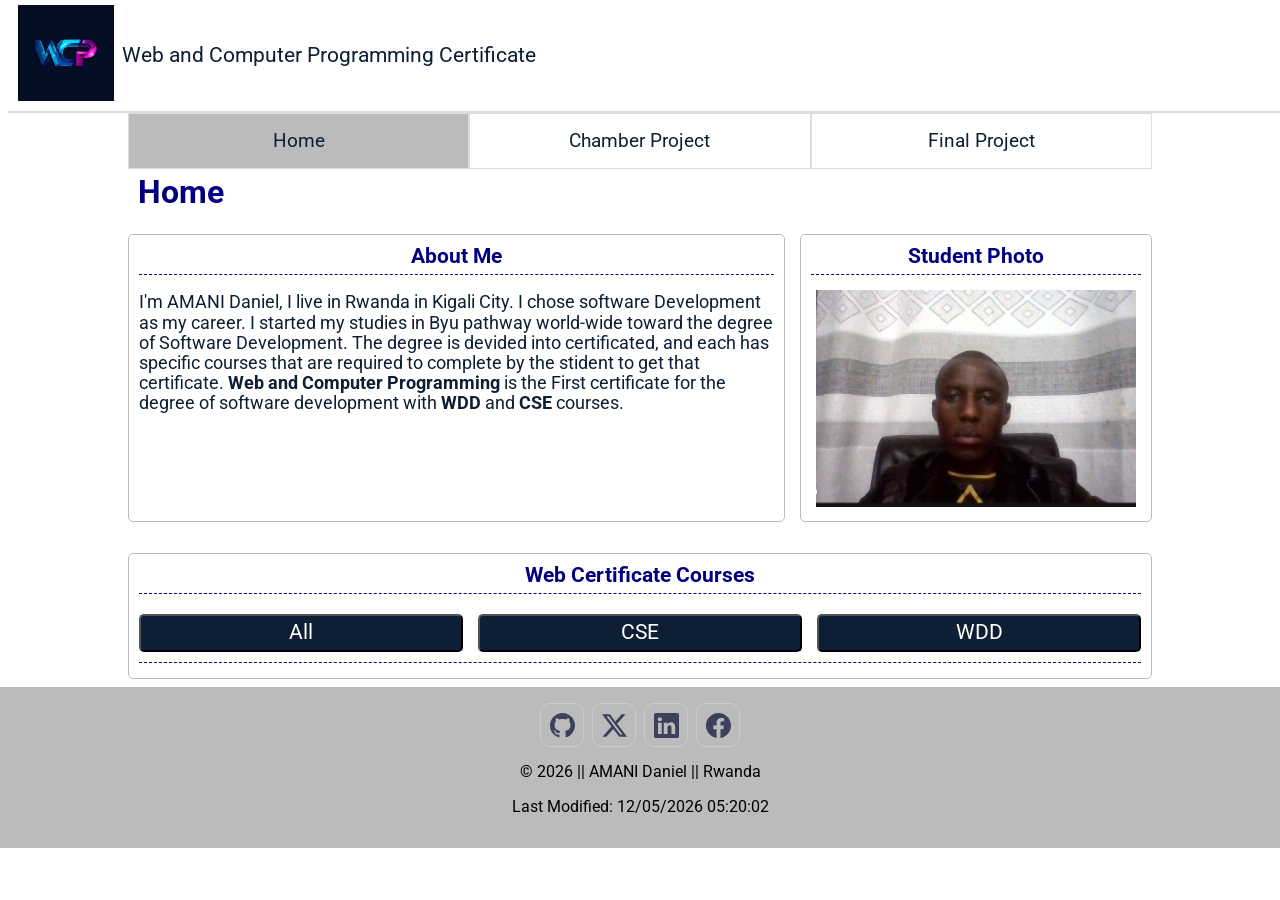
<file: index.html>
<!DOCTYPE html>
<html lang="en">
<head>
    <meta charset="UTF-8">
    <meta name="viewport" content="width=device-width, initial-scale=1.0">
    <title>Web and Computer Programming</title>

    <meta name="description" content="This site explains the required courses and the credits that are needed to get Web Development Certificate and Software Development degree.">
    <meta name="author" content="AMANI Daniel">
    <meta property="og:title" content="Web and Computer Programming">
    <meta property="og:description" content="This site explains the required courses and the credits that are needed to get Web Development Certificate and Software Development degree.">
    <meta property="og:image" content="images/logo.svg">
    <meta property="og:url" content="amani-daniel.github.io/wdd231">


    <link rel="stylesheet" href="styles/normalize.css">
    <link rel="stylesheet" href="styles/small.css">
    <link rel="stylesheet" href="styles/larger.css">

    <script src="scripts/navigation.js" defer></script>
    <script src="scripts/course.js" defer></script>
    <script src="scripts/date.js" defer></script>

    <link rel="preconnect" href="https://fonts.googleapis.com">
    <link rel="preconnect" href="https://fonts.gstatic.com" crossorigin>
    <link
        href="https://fonts.googleapis.com/css2?family=Roboto&family=Roboto+Serif:ital,opsz,wght@0,8..144,100..900;1,8..144,100..900&display=swap"
        rel="stylesheet">

    <link rel="icon" href="images/favlogo.ico">

</head>
<body>
    <header>
        <img src="images/logob.svg" alt="site logo" height="700" width="2000">
        <span>Web and Computer Programming Certificate</span>
        <button id="ham-btn" class="hamburger"></button>
    </header>
    <nav id="nav-bar" class="navigation">
        <ul>
            <li><a href="index.html" class="current">Home</a></li>
            <li><a href="chamber/index.html">Chamber Project</a></li>
            <li><a href="#">Final Project</a></li>
        </ul>
    </nav>
    <main>
        <h1>Home</h1>
        <section class="about">
            <h2>About Me</h2>
                <p>I'm AMANI Daniel, I live in Rwanda in Kigali City. I chose software Development as my career. I started my studies in Byu pathway world-wide toward the degree of Software Development. The degree is devided into certificated, and each has specific courses that are required to complete by the stident to get that certificate. <strong>Web and Computer Programming</strong> is the First certificate for the degree of software development with <strong>WDD</strong> and <strong>CSE</strong> courses.</p>
        </section>
        <section class="photo">
            <h2>Student Photo</h2>
            <img src="images/profile.webp" alt="profile" loading="lazy">
        </section>
        <section class="certify">
            <h2>Web Certificate Courses</h2>
            <div class="btn">
                <button id="all-btn" class="course">All</button>
                <button id="cse-btn" class="course">CSE</button>
                <button id="wdd-btn" class="course">WDD</button>
            </div>
            <div id="fill" class="filtered"></div>
        </section>
        <dialog id="course-details"></dialog>
    </main>
    <footer>
        <div class="social">
            <a href="https://github.com/" target="_blank"><img src="images/github.svg" alt="github icon" width="16"
                    height="16"></a>
            <a href="https://x.com/" target="_blank"><img src="images/twitter-x.svg" alt="twitter-x icon" width="16" height="16"></a>
            <a href="https://www.linkedin.com/" target="_blank"><img src="images/linkedin.svg" alt="linkedin icon" width="16"
                    height="16"></a>
            <a href="https://www.facebook.com/" target="_blank"><img src="images/facebook.svg" alt="facebook icon" width="16"
                    height="16"></a>
        </div>
        <p>&copy; <span id="currentyear"></span> || AMANI Daniel || Rwanda</p>
        <p>Last Modified: <span id="lastModified"></span></p>
    </footer>
</body>
</html>
</file>
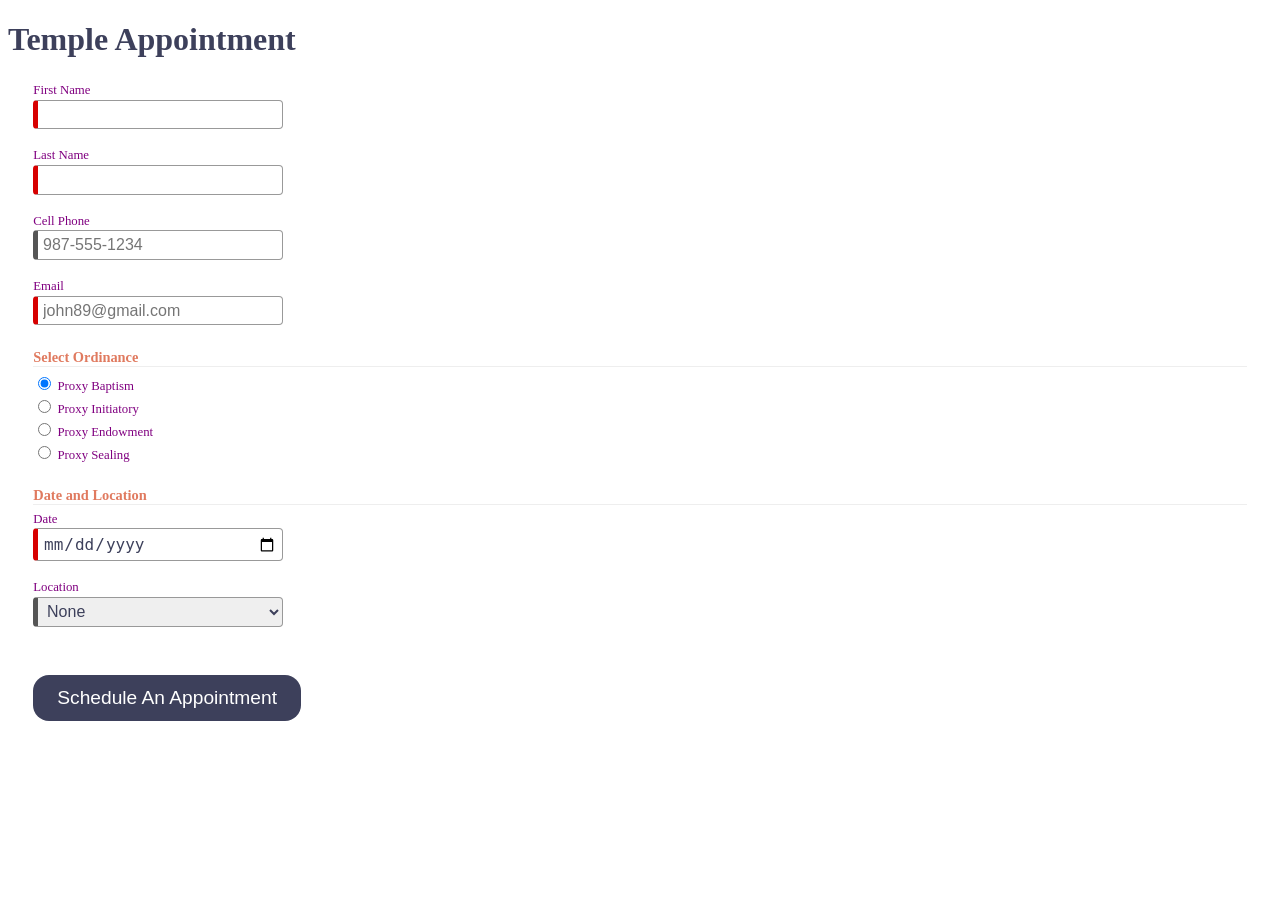
<file: week4/form/index.html>
<!DOCTYPE html>
<html lang="en">

<head>
  <meta charset="UTF-8">
  <meta name="viewport" content="width=device-width, initial-scale=1.0">
  <meta name="description" content="Web Lab Start File">
  <meta name="author" content="Paul Cheney">

  <link rel="stylesheet" href="styles/small.css">
  <link rel="stylesheet" href="styles/large.css">

  <title>Web Lab Start File</title>
</head>

<body>

  <main>
    <h1>Temple Appointment</h1>

    <form method="GET" action="thanks.html" class="designOne">
      <label>First Name <input type="text" name="first" required autocomplete="given-name"
          title="Your First Name"></label>
      <label>Last Name <input type="text" name="last" required autocomplete="family-name"
          title="Your Last Name"></label>
      <label>Cell Phone <input type="tel" name="phone" autocomplete="tel" title="A Phone Number with dashes"
          placeholder="987-555-1234"></label>
      <label>Email <input type="email" name="email" required placeholder="john89@gmail.com" title="Your Email"
          autocomplete="email"></label>


      <h3>Select Ordinance</h3>
      <label><input type="radio" name="ordinance" value="Baptism" checked> Proxy Baptism</label>
      <label><input type="radio" name="ordinance" value="Initiatory"> Proxy Initiatory</label>
      <label><input type="radio" name="ordinance" value="Endowment"> Proxy Endowment</label>
      <label><input type="radio" name="ordinance" value="Sealing"> Proxy Sealing</label>


      <h3>Date and Location</h3>
      <label>Date <input type="date" name="date" required></label>

      <label>Location
        <select name="location" required>
          <option value="">None</option>
          <option value="Payson">Payson</option>
          <option value="Orem">Orem</option>
          <option value="Provo City Center">Provo City Center</option>
      </label>

      <input type="submit" value="Schedule An Appointment">
    </form>


  </main>

</body>

</html>
</file>
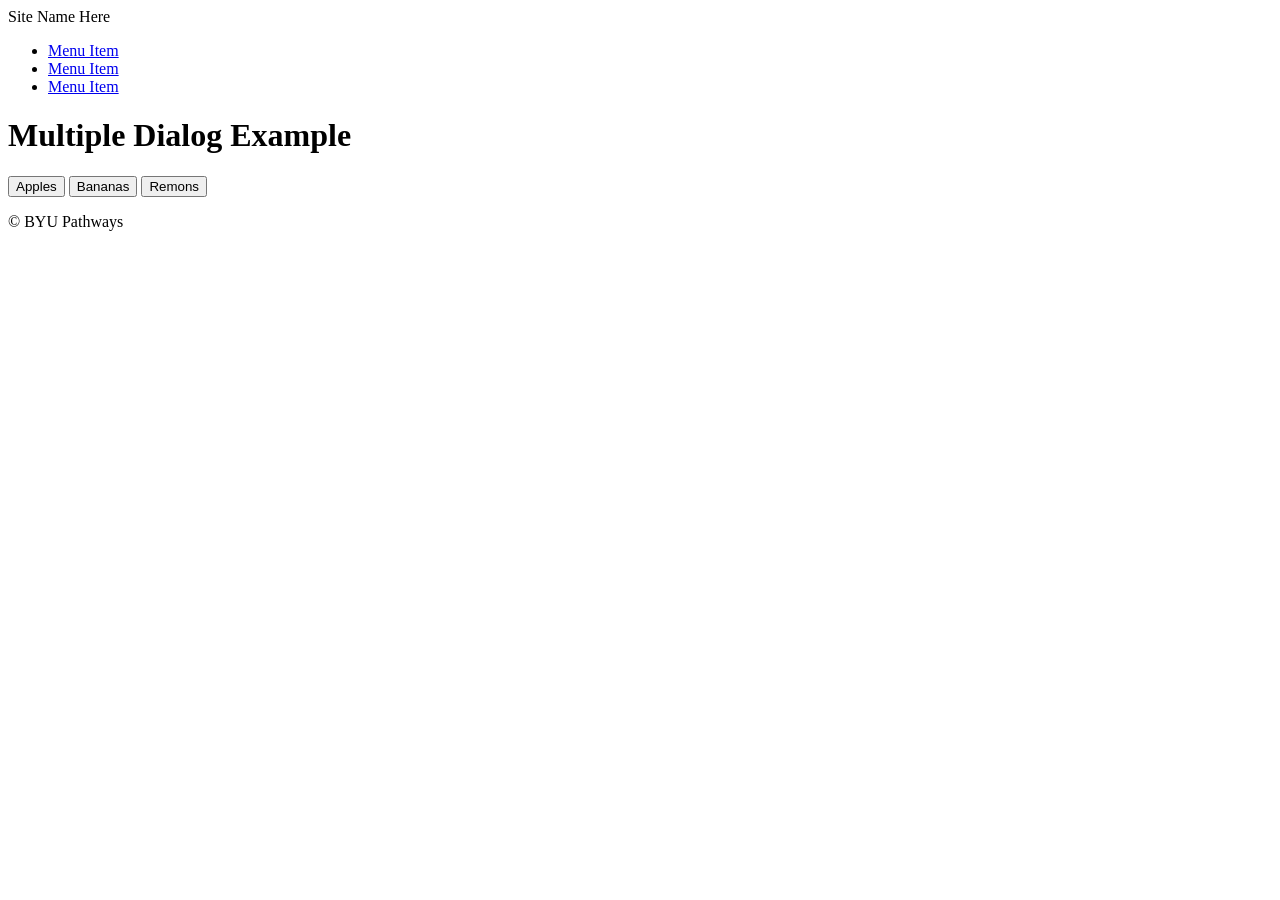
<file: week4/modal/index.html>
<!DOCTYPE html>
<html lang="en">

<head>
  <meta charset="UTF-8">
  <meta name="viewport" content="width=device-width, initial-scale=1.0">
  <meta name="description" content="Start File">
  <meta name="author" content="Paul Cheney">

  <link rel="stylesheet" href="styles/small.css">
  <link rel="stylesheet" href="styles/large.css">
  
  <script src="scripts/modals.js" defer></script>

  <title>Start File</title>
</head>

<body>
  <header>
    <span>Site Name Here</span>
  </header>

  <nav>
    <ul>
      <li><a href="#">Menu Item</a></li>
      <li><a href="#">Menu Item</a></li>
      <li><a href="#">Menu Item</a></li>
    </ul>
  </nav>

  <main>
    <h1>Multiple Dialog Example</h1>
    <button id="openButton1">Apples</button>
    <button id="openButton2">Bananas</button>
    <button id="openButton3">Remons</button>

    <dialog id="dialogBox">
      <div></div>
      <button id="closeButton">Close</button>
    </dialog>

  </main>

  <footer>
    <p>&copy; BYU Pathways</p>
  </footer>

  
</body>
</html>
</file>
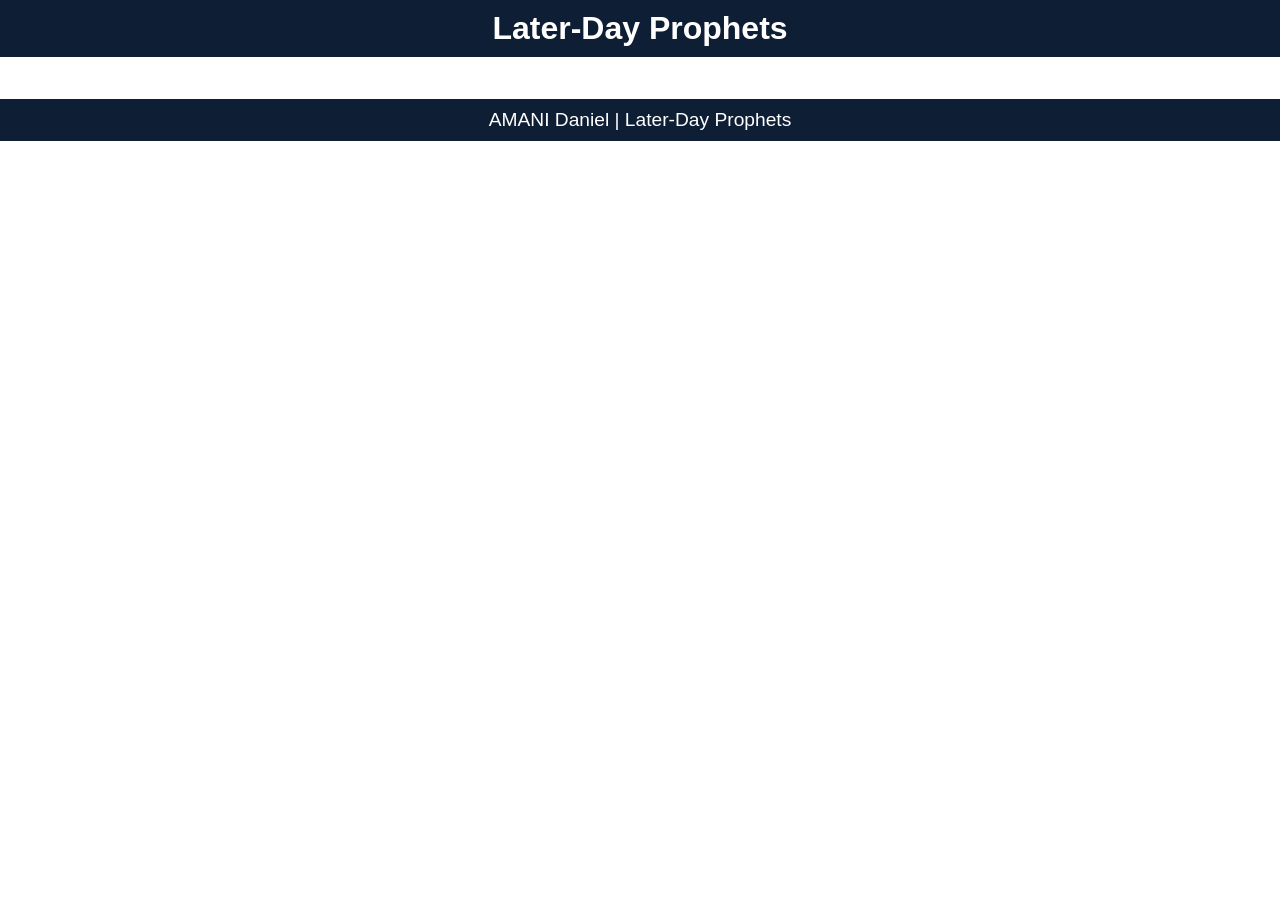
<file: prophets.html>
<!DOCTYPE html>
<html lang="en">
<head>
    <meta charset="UTF-8">
    <meta name="viewport" content="width=device-width, initial-scale=1.0">
    <title>Later-Day Prophets</title>
    <meta name="desciption" content="This page is the example which use fetch API to asynchoronouslu request and use the requested data dynamically using javascript.">
    <meta name="author" content="AMANI Daniel">

    <link rel="stylesheet" href="styles/prophets.css">
    <script src="scripts/prophets.js" defer></script>
</head>
<body>
    <header>
        <h1>Later-Day Prophets</h1>
    </header>
    <main>
        <div id="cards"></div>
    </main>
    <footer>
        <p>AMANI Daniel | Later-Day Prophets</p>
    </footer>
</body>
</html>
</file>
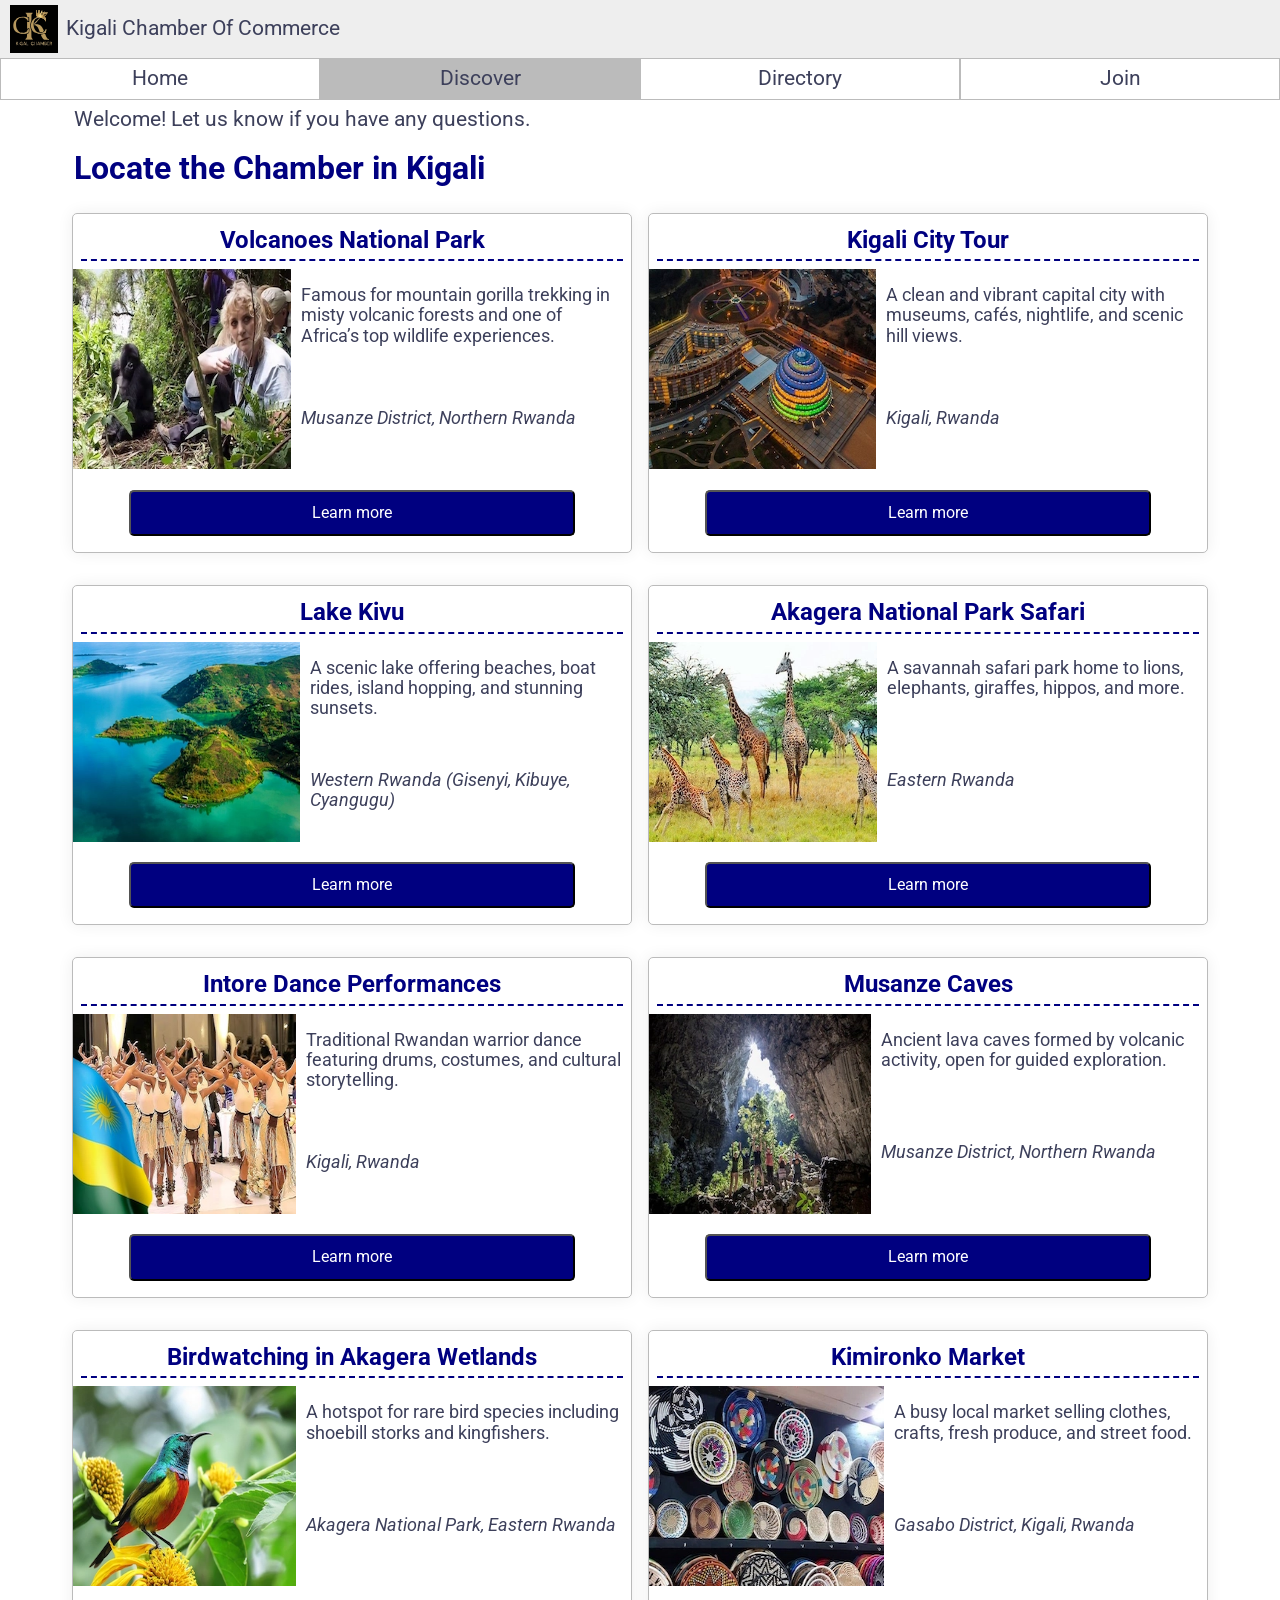
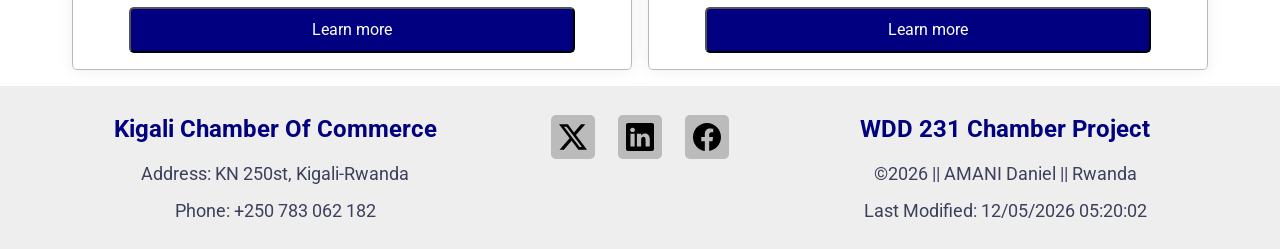
<file: chamber/discover.html>
<!DOCTYPE html>
<html lang="en">

<head>
    <meta charset="UTF-8">
    <meta name="viewport" content="width=device-width, initial-scale=1.0">
    <title>Discover Kigali Chamber Of Commerce</title>
    <meta name="description"
        content="The discover page locale history, current demographics, and current events. An image montage will orient visitors to the area and interesting area sites.">
    <meta name="author" content="AMANI Daniel">
    <link rel="icon" href="images/kigali.ico">

    <meta property="og:title" content="Kigali Chamber Of Commerce">
    <meta property="og:description"
        content="The discover page locale history, current demographics, and current events. An image montage will orient visitors to the area and interesting area sites.">
    <meta property="og:image" content="https://amani-daniel.github.io/wdd231/chamber/images/kigali-logo.svg">
    <meta property="og:url" content="https://amani-daniel.github.io/wdd231/chamber/">

    <link rel="stylesheet" href="../styles/normalize.css">
    <link rel="stylesheet" href="styles/small.css">
    <link rel="stylesheet" href="styles/medium.css">
    <link rel="stylesheet" href="styles/large.css">

    <link rel="preconnect" href="https://fonts.googleapis.com">
    <link rel="preconnect" href="https://fonts.gstatic.com" crossorigin>
    <link href="https://fonts.googleapis.com/css2?family=Roboto:ital,wght@0,100..900;1,100..900&display=swap"
        rel="stylesheet">

    <script type="module" src="scripts/discover.js"></script>
</head>

<body>
    <header>
        <img src="images/kigali-logo.svg" alt="The chamber logo" width="250" height="250">
        <span>Kigali Chamber Of Commerce</span>
        <button id="display" class="hamburger"></button>
    </header>
    <nav class="navigation" id="nav-bar">
        <ul>
            <li><a href="index.html">Home</a></li>
            <li class="current"><a href="discover.html">Discover</a></li>
            <li><a href="directory.html">Directory</a></li>
            <li><a href="join.html">Join</a></li>
        </ul>
    </nav>
    <main class="discover">
        <p id="visits"></p>
        <h1>Locate the Chamber in Kigali</h1>
        <div id="showHere" class="allplaces"></div>
    </main>
    <footer>
        <div class="address">
            <h2>Kigali Chamber Of Commerce</h2>
            <p>Address: KN 250st, Kigali-Rwanda</p>
            <p>Phone: +250 783 062 182</p>
        </div>
        <div class="social">
            <a href="https://x.com/" target="_blank"><img src="images/twitter-x.svg" alt="twitter-x icon" width="16"
                    height="16"></a>
            <a href="https://www.linkedin.com/" target="_blank"><img src="images/linkedin.svg" alt="linkedin icon"
                    width="16" height="16"></a>
            <a href="https://www.facebook.com/" target="_blank"><img src="images/facebook.svg" alt="facebook icon"
                    width="16" height="16"></a>
        </div>
        <div class="copy">
            <h2>WDD 231 Chamber Project</h2>
            <p>&copy;<span id="currentyear"></span> || AMANI Daniel || Rwanda</p>
            <p>Last Modified: <span id="lastmodified"></span></p>
        </div>
    </footer>
</body>

</html>
</file>
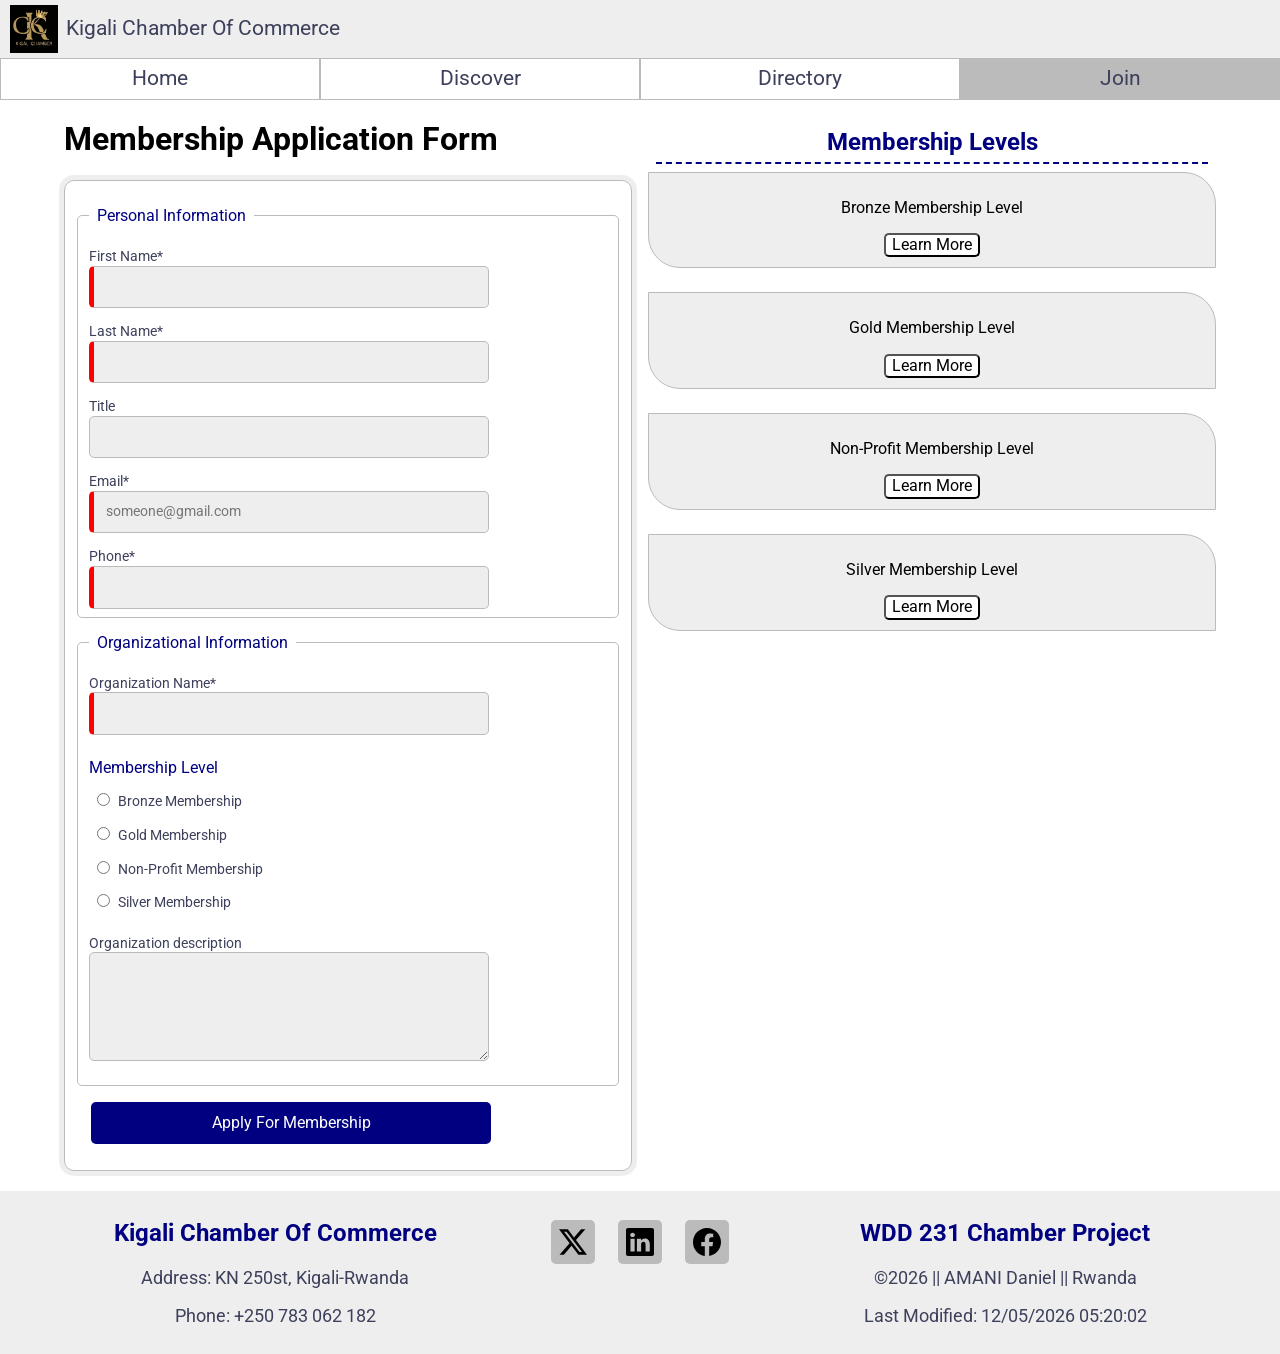
<file: chamber/join.html>
<!DOCTYPE html>
<html lang="en">

<head>
    <meta charset="UTF-8">
    <meta name="viewport" content="width=device-width, initial-scale=1.0">
    <title>Join Kigali Chamber Of Commerce</title>
    <meta name="description"
        content="This page contains information about the benefits of joining the chamber and the membership application form.">
    <meta name="author" content="AMANI Daniel">
    <link rel="icon" href="images/kigali.ico">

    <meta property="og:title" content="Join Kigali Chamber Of Commerce">
    <meta property="og:description"
        content="This page contains information about the benefits of joining the chamber and the membership application form.">
    <meta property="og:image" content="https://amani-daniel.github.io/wdd231/chamber/images/kigali-logo.svg">
    <meta property="og:url" content="https://amani-daniel.github.io/wdd231/chamber/">

    <link rel="stylesheet" href="../styles/normalize.css">
    <link rel="stylesheet" href="styles/small.css">
    <link rel="stylesheet" href="styles/medium.css">

    <link rel="preconnect" href="https://fonts.googleapis.com">
    <link rel="preconnect" href="https://fonts.gstatic.com" crossorigin>
    <link href="https://fonts.googleapis.com/css2?family=Roboto:ital,wght@0,100..900;1,100..900&display=swap"
        rel="stylesheet">

    <script src="scripts/join.js" defer></script>
</head>

<body>
    <header>
        <img src="images/kigali-logo.svg" alt="The chamber logo" width="250" height="250">
        <span>Kigali Chamber Of Commerce</span>
        <button id="display" class="hamburger"></button>
    </header>
    <nav class="navigation" id="nav-bar">
        <ul>
            <li><a href="index.html">Home</a></li>
            <li><a href="discover.html">Discover</a></li>
            <li><a href="directory.html">Directory</a></li>
            <li class="current"><a href="join.html">Join</a></li>
        </ul>
    </nav>
    <main class="join">
       <section>
            <h1>Membership Application Form</h1>
            <form method="get" action="thankyou.html" class="wf1">
                <fieldset>
                    <legend>Personal Information</legend>
                    <label>First Name*
                        <input type="text" name="fname" title="Your first name" required autocomplete="given-name">
                    </label>
                    <label>Last Name*
                        <input type="text" name="lname" title="Your last name" required autocomplete="family-name" >
                    </label>
                    <label>Title
                        <input type="text" pattern="^[a-zA-Z\s-]{7,}$" name="organization-title"
                            title="Your organisational title using alpha characters, hyphen and space with 7 minimum characters"
                            autocomplete="organization-title">
                    </label>
                    <label>Email*
                        <input type="email" name="email" title="Your email address" required autocomplete="email"
                            placeholder="someone@gmail.com">
                    </label>
                    <label>Phone*
                        <input type="tel" name="phone" title="Your phone number" required autocomplete="tel">
                    </label>
                </fieldset>
                <fieldset>
                    <legend>Organizational Information</legend>
                    <label>Organization Name*<input type="text" name="organization-name" title="Your organisation name" required
                            autocomplete="organization"></label>
                    <div>Membership Level</div>
                    <label><input type="radio" name="level" value="bronze">Bronze Membership</label>
                    <label><input type="radio" name="level" value="gold">Gold Membership</label>
                    <label><input type="radio" name="level" value="np">Non-Profit Membership</label>
                    <label><input type="radio" name="level" value="silver">Silver Membership</label>
            
                    <div>
                        <label class="desc">Organization description
                            <textarea name="description" title="Description of your organisation" rows="5"></textarea>
                        </label>
                    </div>
                    <label><input type="hidden" name="stamp" id="stamp"></label>
                </fieldset>
                <button type="submit">Apply For Membership</button>
            </form>
        </section>
        <section class="level1">
            <h2>Membership Levels</h2>
            <div>
                <p>Bronze Membership Level</p>
                <button id="openButton1">Learn More</button>
            </div>
            <div>
                <p>Gold Membership Level</p>
                <button id="openButton2">Learn More</button>
            </div>
            <div>
                <p>Non-Profit Membership Level</p>
                <button id="openButton3">Learn More</button>
            </div>
            <div>
                <p>Silver Membership Level</p>
                <button id="openButton4">Learn More</button>
            </div>

        </section>
        <dialog id="dialogBox">
            <button id="closeButton">❌</button>
            <div></div>
        </dialog>
    </main>
    <footer>
        <div class="address">
            <h2>Kigali Chamber Of Commerce</h2>
            <p>Address: KN 250st, Kigali-Rwanda</p>
            <p>Phone: +250 783 062 182</p>
        </div>
        <div class="social">
            <a href="https://x.com/" target="_blank"><img src="images/twitter-x.svg" alt="twitter-x icon" width="16"
                    height="16"></a>
            <a href="https://www.linkedin.com/" target="_blank"><img src="images/linkedin.svg" alt="linkedin icon"
                    width="16" height="16"></a>
            <a href="https://www.facebook.com/" target="_blank"><img src="images/facebook.svg" alt="facebook icon"
                    width="16" height="16"></a>
        </div>
        <div class="copy">
            <h2>WDD 231 Chamber Project</h2>
            <p>&copy;<span id="currentyear"></span> || AMANI Daniel || Rwanda</p>
            <p>Last Modified: <span id="lastmodified"></span></p>
        </div>
    </footer>
</body>

</html>
</file>
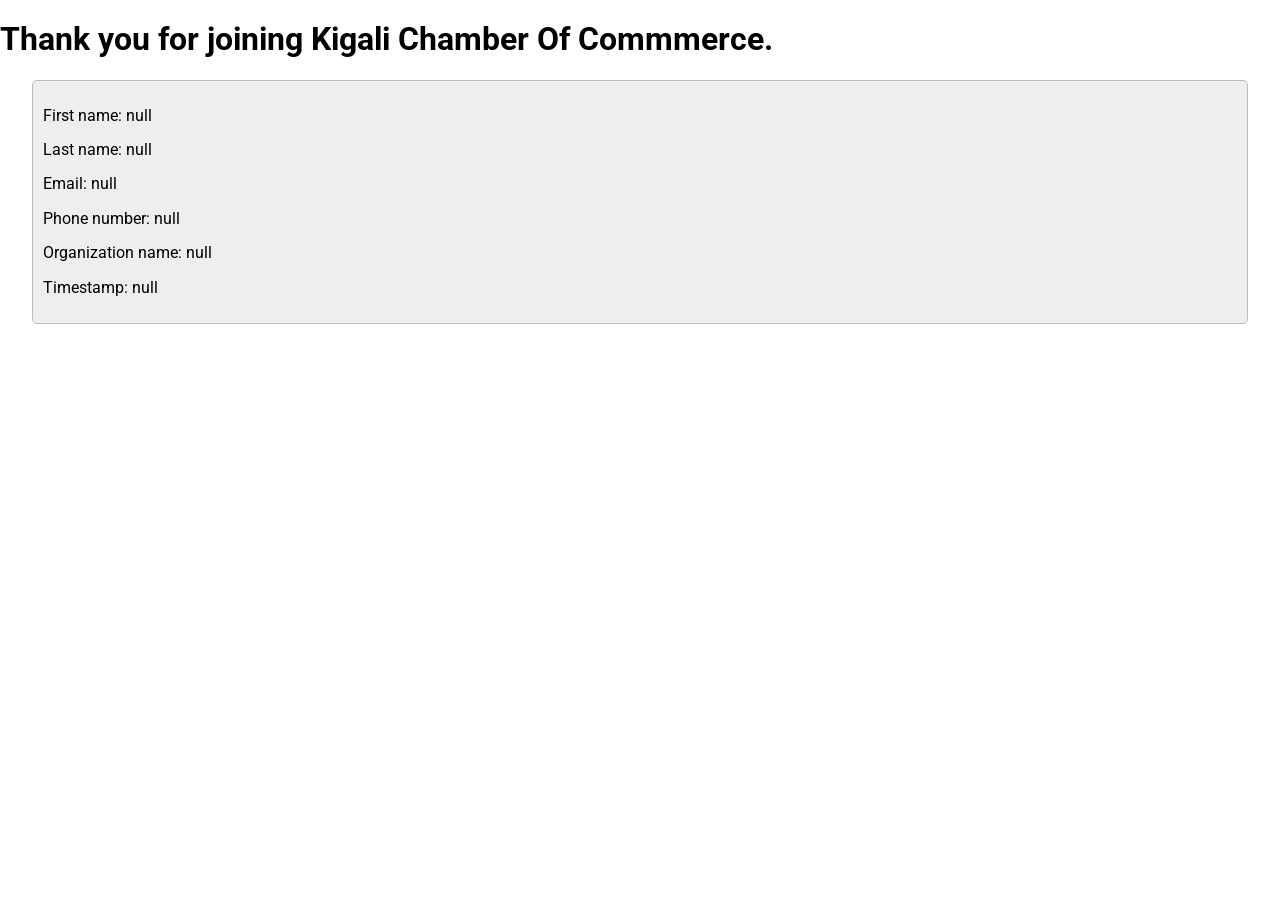
<file: chamber/thankyou.html>
<!DOCTYPE html>
<html lang="en">

<head>
    <meta charset="UTF-8">
    <meta name="viewport" content="width=device-width, initial-scale=1.0">
    <title>Comfirmation</title>
    <meta name="description"
        content="This is Comfirmation page that display the information that entered by the user in the membership application form.">
    <meta name="author" content="AMANI Daniel">
    <link rel="icon" href="images/kigali.ico">

    <meta property="og:title" content="Join Kigali Chamber Of Commerce">
    <meta property="og:description"
        content="This is Comfirmation page that display the information that entered by the user in the membership application form.">
    <meta property="og:image" content="https://amani-daniel.github.io/wdd231/chamber/images/kigali-logo.svg">
    <meta property="og:url" content="https://amani-daniel.github.io/wdd231/chamber/">

    <link rel="stylesheet" href="../styles/normalize.css">
    <link rel="stylesheet" href="styles/small.css">
    <link rel="stylesheet" href="styles/large.css">

    <link rel="preconnect" href="https://fonts.googleapis.com">
    <link rel="preconnect" href="https://fonts.gstatic.com" crossorigin>
    <link href="https://fonts.googleapis.com/css2?family=Roboto:ital,wght@0,100..900;1,100..900&display=swap"
        rel="stylesheet">

    <script src="scripts/thankyou.js" defer></script>
</head>

<body>
    <section class="thank">
        <h1>Thank you for joining Kigali Chamber Of Commmerce.</h1>
        <div id="results"></div>
    </section>
</body>

</html>
</file>
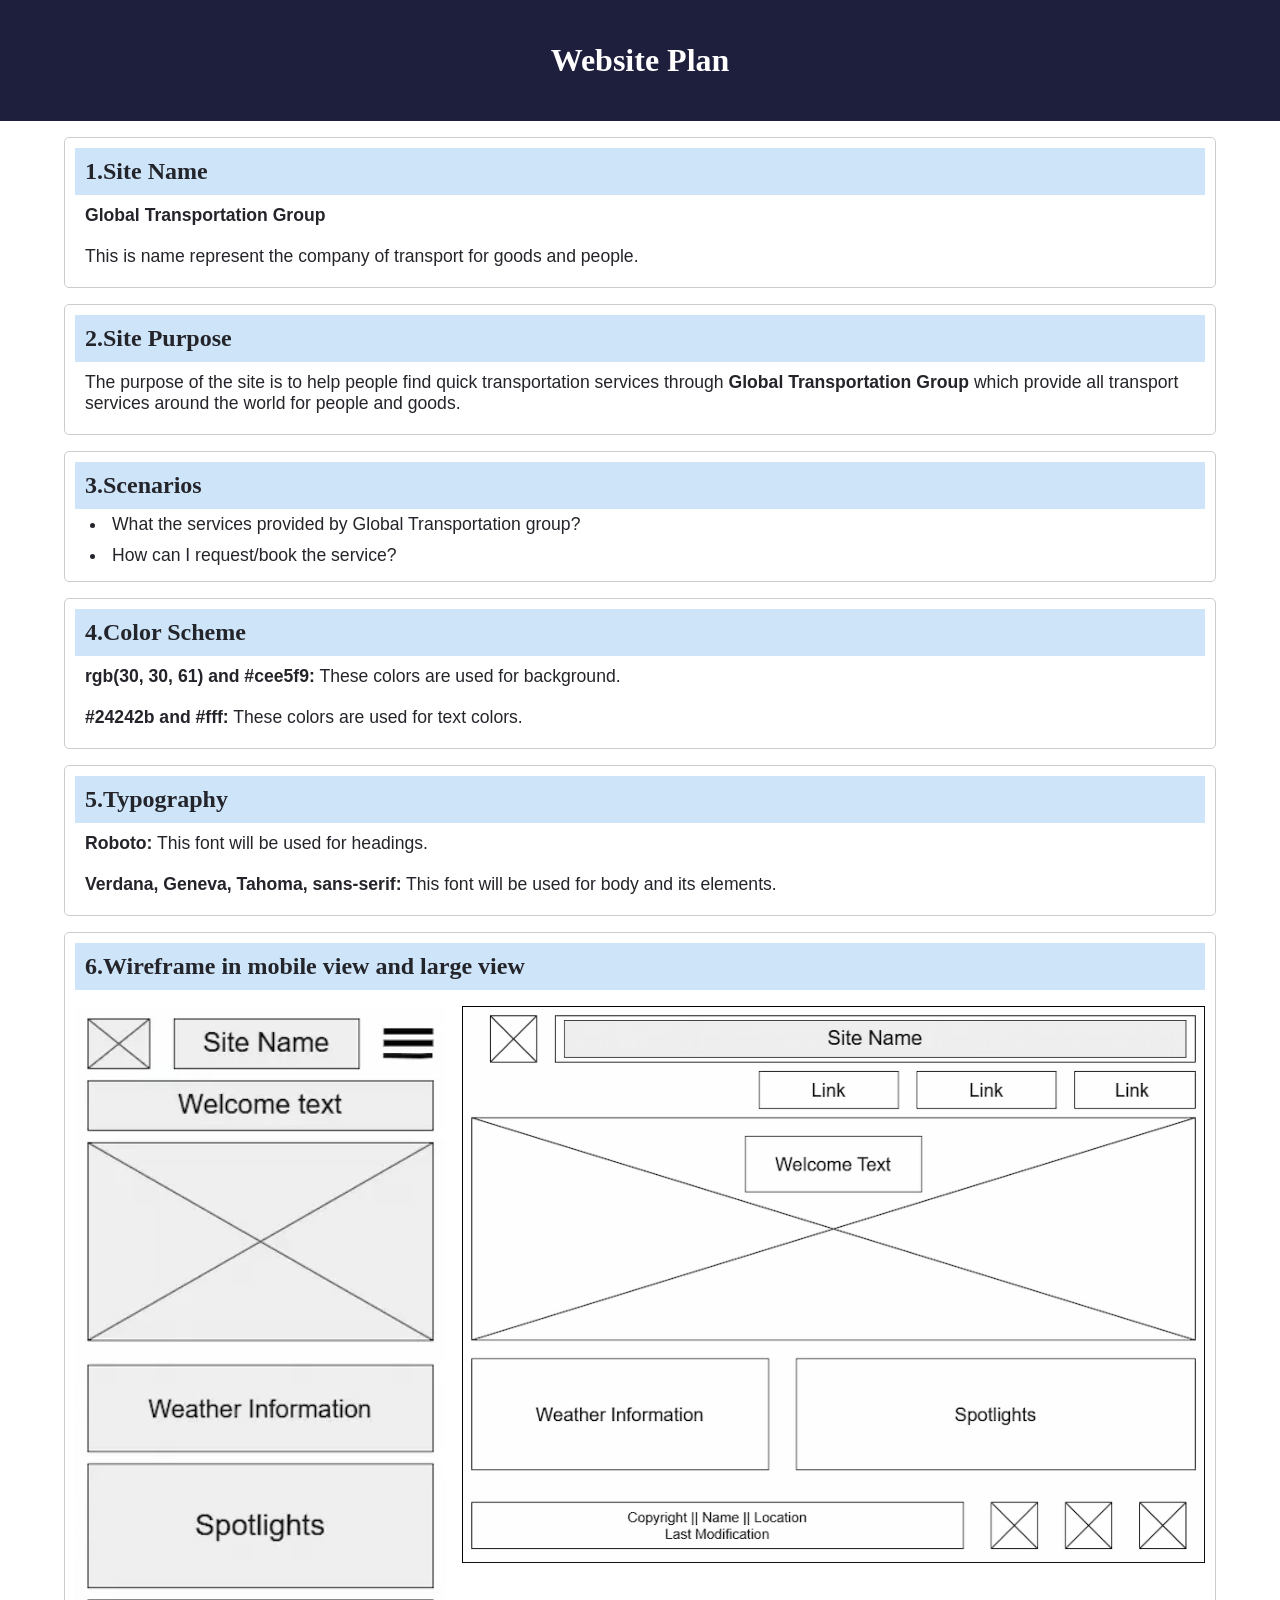
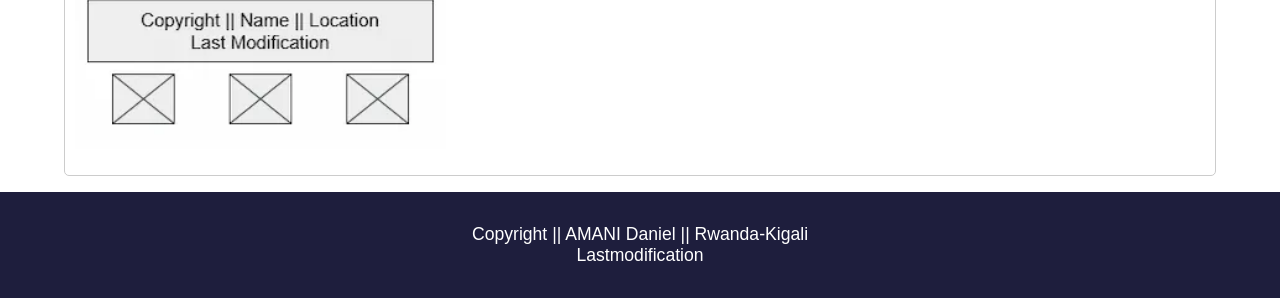
<file: finalproject/siteplan.html>
<!DOCTYPE html>
<html lang="en">
<head>
    <meta charset="UTF-8">
    <meta name="viewport" content="width=device-width, initial-scale=1.0">
    <title>Website Plan</title>
    <link rel="stylesheet" href="styles/site.css">
</head>
<body>
    <header>
        <h1>Website Plan</h1>
    </header>
    <main>
        <section>
            <h2>1.Site Name</h2>
            <p><strong>Global Transportation Group</strong></p>
            <p>This is name represent the company of transport for goods and people.</p>
        </section>
        <section>
            <h2>2.Site Purpose</h2>
            <p>The purpose of the site is to help people find quick transportation services through <strong>Global Transportation Group</strong> which provide all transport services around the world for people and goods.</p>
        </section>
        <section>
            <h2>3.Scenarios</h2>
            <ul>
                <li>What the services provided by Global Transportation group?</li>
                <li>How can I request/book the service?</li>

            </ul>
        </section>
        <section>
            <h2>4.Color Scheme</h2>
            <p><strong>rgb(30, 30, 61) and #cee5f9:</strong> These colors are used for background.</p>
            <p><strong>#24242b and #fff:</strong> These colors are used for text colors.</p>
        </section>
        <section>
            <h2>5.Typography</h2>
            <p><strong>Roboto:</strong> This font will be used for headings.</p>
            <p><strong>Verdana, Geneva, Tahoma, sans-serif:</strong> This font will be used for body and its elements.</p>
        </section>
        <section>
            <h2>6.Wireframe in mobile view and large view</h2>
            <div>
                <img src="images/wireframe-small.webp" alt="mobile view image" width="300" height="600">
                <img src="images/wireframe-large.webp" alt="large view image" width="800" height="600">
            </div>
        </section>
    </main>
    <footer>
        <p>Copyright || AMANI Daniel || Rwanda-Kigali</p>
        <p>Lastmodification</p>
    </footer>
</body>
</html>
</file>
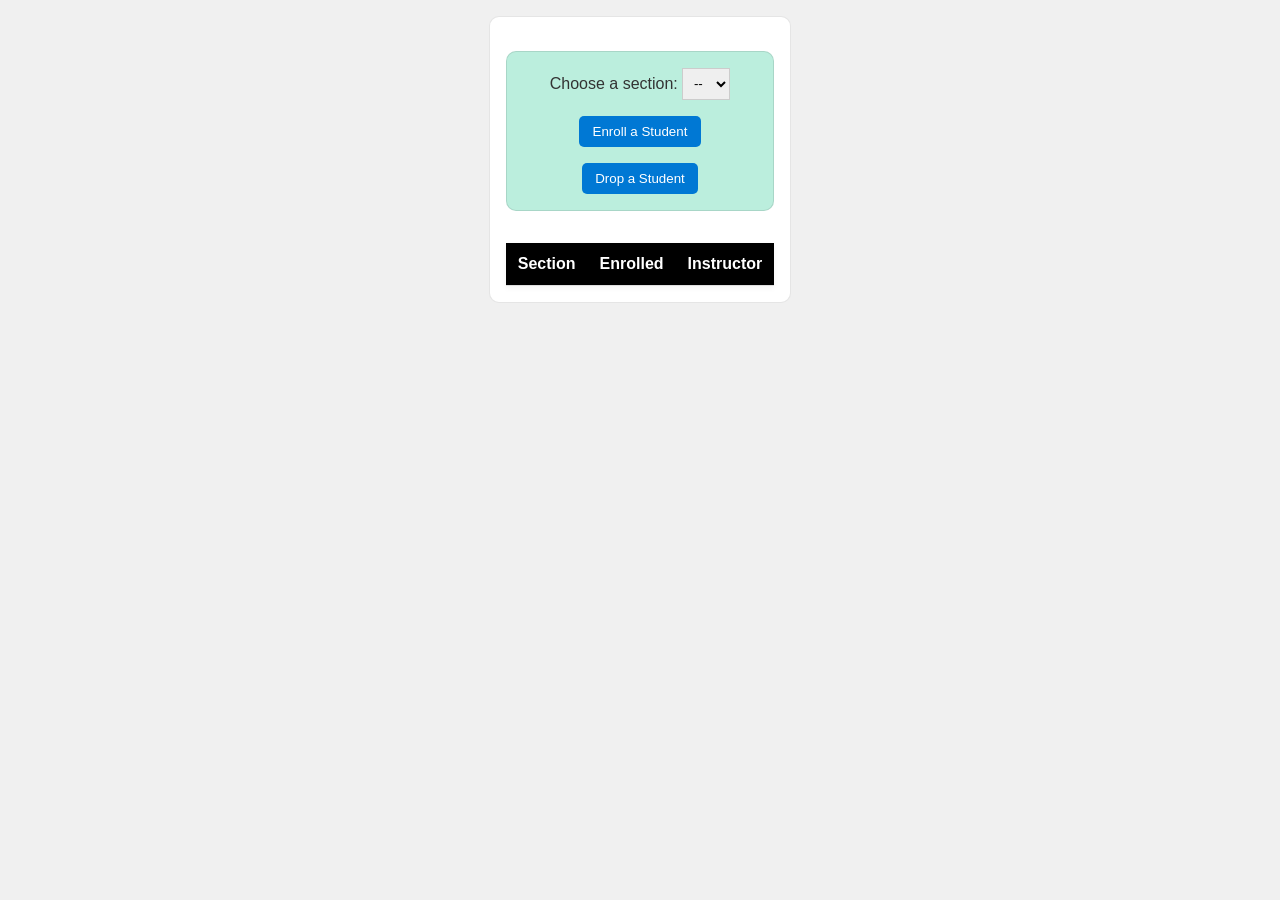
<file: week3/modules.html>
<!DOCTYPE html>
<html lang="en">

<head>
    <meta charset="UTF-8">
    <meta name="viewport" content="width=device-width, initial-scale=1.0">
    <title>Modules Example: Course and Sections</title>
    <link rel="stylesheet" href="styles/modules.css">
    <script type="module" src="scripts/modules.mjs"></script>
</head>

<body>
    <main>
        <h1 id="courseName"></h1>
        <h2 id="courseCode"></h2>

        <div id="enrollment">
            <label for="sectionNumber">Choose a section:</label>
            <select id="sectionNumber">
                <option value="0" disabled selected>--</option>
            </select>
            <button id="enrollStudent">Enroll a Student</button>
            <button id="dropStudent">Drop a Student</button>
        </div>

        <table>
            <thead>
                <tr>
                    <th>Section</th>
                    <th>Enrolled</th>
                    <th>Instructor</th>
                </tr>
            </thead>
            <tbody id="sections"></tbody>
        </table>
    </main>
</body>

</html>
</file>
<file: styles/small.css>
/*The color that I will use are #0e1e34 and #E07A5F*/

* {
    box-sizing: border-box;
    font-family: "Roboto", sans-serif;;
}

/*----------------HEADER---------------------*/
header {
    display: grid;
    grid-template-columns: 48px auto 44px;
    padding: 5px 0 5px 10px;
    align-items: center;
    border-bottom: 2px solid #ddd;
    gap: 8px;
    margin-left: .5rem;
}

/*-------------LOGO-------------*/
header img {
    display: block;
    width: 100%;
    height: auto;
    padding-bottom: 5px;

}

/*-------------------SITE NAME---------------*/
header span {
    font-size: 1.3rem;
    color: #0e1e34;
}
/*---------------HAM BUTTON--------------*/
.hamburger {
    background: none;
    border: none;
    color: #0e1e34;
    cursor: pointer;
    font-family: Verdana, Geneva, Tahoma, sans-serif;

}
.hamburger::before {
    content: "\2630";
    font-size: 2rem;

}
.hamburger.show::before {
    content: "\00D7";
}

.navigation{
    display: none;
    
}

.navigation.show{
    display: block;


}
.navigation ul{
    list-style-type: none;
    margin: 0;
    padding: 0;
}

.navigation a {
    display: block;
    padding: 1rem 10px;
    color: #0e1e34;
    text-decoration: none;
    border: 1px solid #ddd;
    font-size: 1.2rem;

}
.navigation a:hover{
    background-color: #0e1e34;
    color: #fff;
}

.current{
    background-color: #bbb;
}

/*----------Styling the main element ----------*/

main{
    display: grid;
    gap: 15px;

}

h1{
    margin: 0;
    padding: 5px 0 0 10px;
    color: #000080;
}

h2{
    
    text-align: center;
    margin: 0;
    color: #000080;
    border-bottom: 1px dashed #000080;
    margin-bottom: 10px;
    font-size: 1.3rem;
    padding: 5px;

}

.photo{
    text-align: center;
}
.photo img{
    width: 320px;
    height: auto;
    margin: 5px;

}
section{
    border: 1px solid #bbb;
    padding: 5px 10px;
    margin: .5rem 0;
    border-radius: 5px;
}

.filtered p{
    margin: 5px;
    text-align: center;
    font-size: 1.1rem;
    color: #0e1e34;
}
.about p{
    font-size: 1.1rem;
    color: #0e1e34;
}
.btn{
    display: grid;
    grid-template-columns: 1fr 1fr 1fr;
    gap: 15px;
    border-bottom: 1px dashed #000080;
    margin-bottom: 10px;
}
.btn button{
    font-size: 1.3rem;
    margin: 10px 0;
    padding: 5px;
    border-radius: 5px;
    background-color:#0e1e34;
    color: #fff;
/* 
    border-radius: 5px; */
    
}

.selected span{
    display: block;
    text-align: center;
    border: #777 solid 1px;
    border-radius: 5px;
    padding: 5px;
    font-size: 1.1rem;
    margin: 5px 0;

}
.course:hover{
    cursor: pointer;
    background-color: #000080;
    color: #fff;
}
/*----------Style the dialog-----------*/
dialog{
    width: 90%;
    max-width: 600px;
    border: 1px solid rgb(0, 0, 0/10%);
    border-radius: .25rem;
    box-shadow: 0 0 3rem #777;
    background-color: #fff;
    padding: 1rem;
}
::backdrop{
    background-color: rgb(0, 0, 0/50%);
}
dialog button{
    position: absolute;
    top: .4rem;
    right: 1rem;
    padding: .5rem 1rem;
    border: 1px solid rgb(0, 0, 0/10%);
}

/*-------------STYLING THE FOOTER------*/

footer {
    background-color: #bbb;
    padding: 1rem 10px;
    text-align: center;
}

.social {
    display: flex;
    justify-content: center;
    column-gap: 8px;
}

.social a {
    display: flex;
    width: 44px;
    height: 44px;
    justify-content: center;
    align-items: center;
    border: 1px solid #ccc;
    border-radius: 10px;
}

.social a:hover {
    background-color: #ddd;
}

.social img {
    width: 25px;
    height: 25px;
}
</file>
<file: styles/larger.css>
@media  only screen and (min-width: 38rem){
    
    nav, main{
        max-width: 80%;
        margin: 0 auto;
    }
    header{
        grid-template-columns: 96px auto;
    }
    .hamburger{
        display: none;
    }

    .navigation{
        display: block;
        
    }

    .navigation ul{
        display: flex;

    }
    .navigation ul   li {
          flex: 1 1 100%;
      }

    .navigation a{
        text-align: center;
    }

    main{
        grid-template-columns: 2fr 1fr;
    }

    h1, .certify{
        grid-column: 1/3;
    }
   
    .selected{
        display: grid;
        grid-template-columns: 1fr 1fr 1fr;
        gap: 15px;
    }
}
</file>
<file: week4/form/styles/small.css>
*{box-sizing: border-box;}
html {
  -webkit-text-size-adjust: 100%; 
  -ms-text-size-adjust: 100%;
}

h1 {
  color: #3D405B;
}

form {
    margin: 1rem 2%;
  
    label {
      display: block;
      font-size: .8rem;
      color: purple;
      padding-top: .2rem;
    }
    h3 {
      font-size: .9rem;
      color: #E07A5F;
      margin: 1.5rem 0 .2rem 0;
      border-bottom: 1px solid #eee;
    }
  
    input[type=text],
    input[type=tel],
    input[type=date],
    input[type=email],
    select {
      display: block;
      margin: .1rem 0 1rem 0 ;
      padding: .3rem;
      border: 1px solid #999;
      border-radius: 4px;
      border-left-width: 5px;
      border-left-color:#555;
      font-size: 1rem;
      color: #3D405B;
      width: 250px;
    }
  
    input:required {border-left-color: #d70000;}
    input:focus {border-left-color: black; outline:none;}
    input:required:valid{border-left-color: green;}
  
    input[type=submit] {
      border: none;
      text-align: center;
      background-color: #3D405B;
      color: white;
      border-radius: 1rem;
      padding: .75rem 1.5rem;
      margin: 2rem 0;
      font-size: 1.2rem;
      -webkit-appearance: none;
      appearance: none;
    }
  }
  input:-webkit-autofill{
    -webkit-text-fill-color: #3D405B;
  }
  
  #results {
    background-color: #F4F1DE;
    padding: 0 1rem;
    border: 1px solid #E07A5F;
    border-radius: 6px;
  }
</file>
<file: week4/form/styles/large.css>
@media only screen and (min-width: 38rem) {


} /*end media query*/
</file>
<file: week4/modal/styles/small.css>
*{box-sizing: border-box;}

#openButton{
    background-color: navy;
    color: white;
}

#dialogBox{
    background-color: #eee;
    border-radius: 5px;
}
#closeButton{
    background: red;
    color: white;
}
::backdrop{
    background-color: rgb(255, 128, 0,0.2);
}
</file>
<file: week4/modal/styles/large.css>
@media only screen and (min-width: 38rem) {


} /*end media query*/
</file>
<file: styles/prophets.css>
*{
    margin: 0;
    padding: 0;
    box-sizing: border-box;
}

body{
    font-family: Arial, Helvetica, sans-serif;
}

#cards{
    display: grid;
    gap: .6rem;
    grid-template-columns: repeat(auto-fit, minmax(320px, 1fr));
    padding: 1rem;
    margin-top: 10px;
    
}

section{
    padding: 1.2rem;
    text-align: center;
    background-color: #ddd;
    border: 1px solid grey;
    border-radius: 5px;
}

section img{
    display: block;
    width: 100%;
}
h1{
    text-align: center;
    color: #fff;
    background-color: #0e1e34;
    padding: 10px;
}
h2{
    padding: 5px;
    color: #0e1e34;
}
section p{
    padding: 5px;
    color: #202642;
}

footer p{
    padding: 10px;
    text-align: center;
    font-size: 1.2rem;
    background-color: #0e1e34;
    color: #fff;
}
</file>
<file: chamber/styles/small.css>
*{
    font-family: "Roboto", sans-serif;
    box-sizing: border-box;
}

/*----STYLE OF THE HEADER AND ITS CONTENTS------*/

 main {
     width: 90%;
     margin: 0 auto;
 }
header{
    display: grid;
    grid-template-columns: 48px auto 44px;
    padding: 5px 0 5px 10px;
    gap: .5rem;
    align-items: center;
    background-color: #eee;
}

header img{
    display: block;
    width: 100%;
    height: auto;
    
}

header span{
    font-size: 1.3rem;
    color: #3D405B;
}

.hamburger{
    background: none;
    border: none;
    cursor: pointer;
    color: #3D405B;
    padding: 10px;
}

.hamburger::before{
    content: "\2630";
    font-size: 2.2rem;
}

.hamburger.show::before{
    content: "\00D7";
}


/*-------STYLE OF THE NAVIGATION------*/

.navigation{
    display: none;
}

.navigation.show{
    display: block;
}

.navigation ul{

    list-style-type: none;
    margin: 0;
    padding: 0; 
}
.current{
    background-color: #bbb;
}
.navigation a{
    display: block;
    text-decoration: none;
    padding: .5rem 10px;
    font-size: 1.3rem;
    border: 1px solid #bbb;
    color: #3D405B;
}

.navigation a:hover{
    background-color: #e0c05f;
}
/*------STYLE OF THE MAIN CONTENTS---------*/

.direct h1,
.land h1,
.discover h1 
{
    padding: 10px;
    margin: 0;
    color: #000080; 

}

.change {
    padding: 10px;

}

.list,
.grid {
    font-size: 1.2rem;
    padding: 5px;
    cursor: pointer;

}
.imagecards{
    display: grid;
    gap: 1.5rem;
    padding: 1rem;

}
.imagecards section {
    border: 2px solid #bbb;  
    border-radius: 5px;
    padding: 10px;
    
}

 .imagecards section img{
    display: block;
    width: 100px;
    height: auto;
    margin: 0 auto;
}
.imagecards a{
    display: block;
    padding: 5px;
    text-align: center;
    font-size: 1.1rem;
}

.imagecards p{
    color: #3D405B;
    text-align: center;
    margin: 5px;
    font-size: 1.1rem;
}
.imagecards h2,
.events h2,
.content article h2,
.business h2,
.spot section h2,
.level1 h2,
.allplaces div h2
{
    display: block;
    color: #000080;
    text-align: center;
    margin: .5rem;
    padding: 5px;
    border-bottom: 2px dashed #000080;
}

/*--------STYLE THE FOOTER------*/

footer{
    background-color: #eee;
    padding: 10px;
    text-align: center;
    display: grid;
}
footer p{
    color: #3D405B;
    font-size: 1.1rem;
}
footer h2{
    color: #000080;
     
}
.social{
    display: flex;
    justify-content: space-around;
    margin-top: 1.2rem;
   
}
.social img{
    width: 44px;
    height: auto;
    background-color: #bbb;
    padding: .5rem;
    border-radius: 5px;
}

/*----------STYLING THE INDEX.HTML PAGE-------*/

.land{
    margin-top: 1rem;
}
.land img{
    display: block;
    width: 100%;
    height: auto;
}
/* h1{
    color: #000080;
    padding: 10px;
    margin: 0;
} */
.land p{
    font-size: 1.5rem;
    color: #3D405B;
    padding: 10px;
    margin: 0;
   
}
.events{
    padding: 10px;
    border: 2px solid #bbb;
    border-radius: 5px;
    
}
.events img{
    width: 200px;
    height: auto ;
    margin: 10px;
}
/* .events h2{
    color: #000080;
    padding: 0 10px;
    border-bottom: 2px dashed #000080;
} */
.events ol li{
    padding: 5px;
    font-size: 1.1rem;
}
.events a{
    font-size: 1.3rem;
    border: 2px solid #bbb;
    padding: 5px;
    border-radius: 5px;
    background-color: #eee;
    text-align: center;
    margin-left: 1.3rem;

}
.events a:hover{
    background-color: #e0c05f;
}
.action{
    display: grid;
}

.content{
    display: grid;
    margin-top: 2rem;
}
.content article {
    padding: 10px;
    border: 2px solid #bbb;
    border-radius: 5px;
    margin: .5rem 0;
}
/* .content article h2{
    color: #000080;
    margin: 0;
    padding: 0 0 10px 1rem;
    border-bottom: 2px dashed #000080;
} */
.content article p{
    font-size: 1.1rem;
    padding-left: 1.5rem;
}
/* .business h2{
    color: #000080;
    margin: 1rem;
    padding: 5px;
} */
.spot{
    display: grid;
    gap: 1.5rem;
    border: 2px solid #bbb;
    padding: 10px;
    border-radius: 5px;
    
}

.spot section{
    border: 2px solid #bbb;
    border-radius: 5px;
    padding: 10px;
}

.spot section img{
    display: block;
    width: 100px;
    height: auto;
    margin: 0 auto;
}
.spot section p{
    color: #3D405B;
    text-align: center;
    margin: 5px;
    font-size: 1.1rem;
}
/* .spot section h2{
    color: #000080;
    text-align: center;
    margin: .5rem;
    padding: 5px 5px 10px 5px;
    border-bottom: 2px dashed #000080;
} */
.spot section a{
    display: block;
    padding: 5px;
    text-align: center;
    font-size: 1.1rem;
}

/*----FORM STYLE AND CARDS------*/

.wf1{
    border: 1px solid #bbb;
    padding: 10px;
    margin-bottom: 1.2rem;
    border-radius: 10px;
    box-shadow: 0 0 0 5px #eee;
}

.wf1 fieldset{
    margin-top: 1rem;
    padding: .5rem 2%;
    border: 1px solid #bbb;
    border-radius: 5px;
}

.wf1 legend{
    padding: 0 .5rem;
    color: #000080;
}

.wf1 label{
    display: block;
    margin-top: 1rem;
    color: #3D405B;
    font-size: .9rem;
}

.wf1 div{
    margin-top: 1.5rem;
    color: #000080;
}

.wf1 input[type="text"],
.wf1 input[type="email"],
.wf1 input[type="tel"],
.wf1 textarea

{
    background-color: #eee;
    display: block;
    padding: .75rem;
    border: 1px solid #bbb;
    border-radius: 5px;
    color: #555;
    width: 100%;
    max-width: 400px;
}



.wf1 input[type="radio"]{
    margin: 0 .5rem;
}

.wf1 input:required{
    border-left: solid 5px #FF0000;
}
.wf1 input:required:valid {
    border-left: solid 5px #00FF00;
}

.wf1 button{
    padding: .75rem;
    background-color: #000080;
    color: #fff;
    border: none;
    border-radius: 5px;
    margin: 1rem 3% 1rem 3%;
    width: 94%;
    max-width: 400px;
    cursor: pointer;
}

.level1{
    margin: 1rem 0;
}
.level1 div{
    border: 1px solid #bbb;
    border-radius: 0 2rem;
    background-color: #eee;
    padding: 10px;
    text-align: center;
    margin-bottom: 1.5rem;

    animation: pulse 3s ease-in-out infinite;
}
@keyframes pulse{
    0%{
        transform: scale(1);
    }
    100%{
        transform: scale(.98);
        border-radius: 10px;
    }
}

.level1 button{
    background-color: #fff;
    border-radius: 5px;
}
/* .level1 h2{
    color: #000080;
    text-align: center;
    margin: .5rem;
    padding: 5px 5px 10px 5px;
    border-bottom: 2px dashed #000080;
} */

/*------THANKYOU PAGE STYLE-----*/

#results{
    border: 1px solid #bbb;
    padding: 10px;
    margin: 0 2rem;
    border-radius: 5px;
    background-color: #eee;
}

/*-----DIALOG STYLE----*/
#dialogBox{
    border-radius: 5px;
    border: solid 1px #bbb
}
#dialogBox h2{
    color: #000080;
    border-bottom: 2px dashed #000080;
    padding-bottom: 10px;
}

#dialogBox p{
    padding-left: .75rem;
}
#closeButton{
    position: absolute;
    right: 10px;
    top: 10px;
}

/*------STYLE THE DISCOVER PAGE-------*/


.allplaces div{
    margin: 1rem 8px;
    border: 1px solid #bbb;
    border-radius: 5px;
    box-shadow: 0 0 1rem #eee;
    overflow:hidden;

    display: grid;
    grid-template-areas: 
    "name"
    "photograph"
    "description"
    "location"
    "button";
}
.allplaces div figure{
    margin: 0;
    grid-area: photograph;
}
.allplaces div figure img{
    width: 100%;
}

.allplaces div h2{
    /* margin: 1rem 10px; */
    grid-area: name;
    /* color: #000080;
    text-align: center;
    padding: 5px 10px;
    border-bottom: 2px dashed #000080; */
}

.allplaces div address{
    color: #3D405B;
    margin: 1rem 10px;
    font-size: 1.1rem;
    grid-area: location;
}

.allplaces div p{
    color: #3D405B;
    margin: 1rem 10px;
    font-size: 1.1rem;
    grid-area: description;
}
.allplaces div button{
    grid-area: button;
    padding: .75rem;
    width: 80%;
    margin: 1rem auto;
    border-radius: 5px;
    background-color: #000080;
    color: #fff;
    cursor: pointer;
}
.discover p{
    color: #3D405B;
    margin: .5rem 10px;
    font-size: 1.3rem;
}
</file>
<file: chamber/styles/medium.css>
@media  only screen and (min-width: 38rem) {

   

    header{
        grid-template-columns: 48px auto;
    
    }
    .hamburger {
        display: none;
    }

    .navigation{
        display: block;
    }
    .navigation ul{
        display: flex;
    }
    .navigation ul li{
        flex: 1 1 100%;
    }
    .navigation a{
        text-align: center;
       
    }

    /*----STYLE THE CARDS OF IMAGES-----*/

    .imagecards, .spot{
        display: grid;
        grid-template-columns: repeat(auto-fit, minmax(300px, 1fr));
        margin: 0 auto;

        
    }
    .imagecards.horiz{
        display: block;
    }

    .imagecards.horiz  section {
         display: grid;
         grid-template-columns: repeat(auto-fit, minmax(200px, 1fr));
         gap: .6rem;
         margin: .5rem 0
     } 

    .imagecards.horiz  img {
         display: none;
    }

    footer{
        grid-template-columns: 1fr 200px 1fr;
        
    }
    /*---------Styling index.html---------*/

    .land{
        position: relative;
    }
    .land p{
        font-size: 5rem;
        position: absolute;
        top: 5rem;
        left: 3rem;
        color: #000080;
        text-align: center;
    }

    .action{
        grid-template-columns: 250px 1fr;
    }
    .content{
        grid-template-columns: 1fr 1fr;
        gap: 1.5rem;
    }

    /*----FORM STYLE AND CARDS----*/

    .join{
        display: grid;
        grid-template-columns: repeat(2, 1fr);
        gap: 1rem;
    }

    /*------STYLE THE DISCOVER-----*/
    .allplaces div {
        grid-template-areas:
            "name name"
            "photograph description"
            "photograph location"
            "button button";
    }

    .allplaces div img:hover{
        transform: scaleX(-1);
    }
}
</file>
<file: chamber/styles/large.css>
@media only screen and (min-width: 64rem){
    .allplaces{
        display: grid;
        grid-template-columns: 1fr 1fr;
    }
}
</file>
<file: finalproject/styles/site.css>
*{
    margin: 0;
    padding: 0;
    box-sizing: border-box;
}
body {
    font-family: Verdana, Geneva, Tahoma, sans-serif;

}
header,
footer{
    padding: 2rem;
    background-color: rgb(30, 30, 61);
}

section {
    margin: 1rem auto;
    width: 90%;
    border: 1px solid #ccc;
    padding: 10px;
    border-radius: 5px;

}
h1,h2
{
    font-family: Roboto;
}

h1{
    text-align: center;
    color: #fff;
    padding: 10px;
}
h2 {
    background-color: #cee5f9;
    padding: 10px;
    color: #24242b;
    
}
section li{
    margin-left: 2rem;
    padding: 5px;
    font-size: 1.1rem;
    color: #24242b;
}
section p{
    font-size: 1.1rem;
    color: #24242b;
    padding: 10px;
}
section  div{
    margin: 1rem 0;
}
section img{
    width: 100%;
    height: auto;
}

@media(min-width: 38rem){
    section div{
        display: grid;
        grid-template-columns: 1fr 2fr;
        gap: 1rem;
    }
}
footer p{
    color: #fff;  
    text-align: center;
    font-size: 1.1rem;
}
</file>
<file: week3/styles/modules.css>
* {
    margin: 0;
    padding: 0;
    box-sizing: border-box;
}

body {
    font-family: Arial, sans-serif;
    background-color: #f0f0f0;
}

main {
    padding: 1rem;
    background-color: #fff;
    color: #333;
    width: fit-content;
    margin: 1rem auto;
    border: 1px solid rgb(0 0 0 / 10%);
    border-radius: 10px;
}

h1 {
    font-size: 1.5rem;
    color: #000;
}

h2 {
    font-size: 1.2rem;
    color: #555;
}

h1,
h2 {
    text-align: center;
    ;
    margin-bottom: 1.1rem;
}

form p {
    margin: .5rem;
    font-weight: bold;
}

#enrollment {
    padding: 1rem 1rem 0 1rem;
    border: 1px solid rgb(0 0 0 / 10%);
    border-radius: 10px;
    background-color: #bed;
    text-align: center;
}

select {
    padding: 0.5em;
    border: 1px solid #ccc;
    width: 3rem;
}

button {
    display: block;
    margin: 1rem auto;
    padding: 0.6em 1em;
    border: none;
    border-radius: 5px;
    background-color: #0078d4;
    color: white;
    cursor: pointer;
}

button:hover {
    background-color: #005fa3;
}

table {
    margin-top: 2rem;
    width: 100%;
    border-collapse: collapse;
    background-color: white;
    box-shadow: 0 2px 6px rgb(0 0 0 / 5%);
}

th,
td {
    padding: 0.75rem;
    text-align: center;
    border-bottom: 1px solid #ddd;
}

th {
    background-color: #000;
    color: white;
    font-weight: bold;
}

tr:hover {
    background-color: #bbb;
}
</file>
